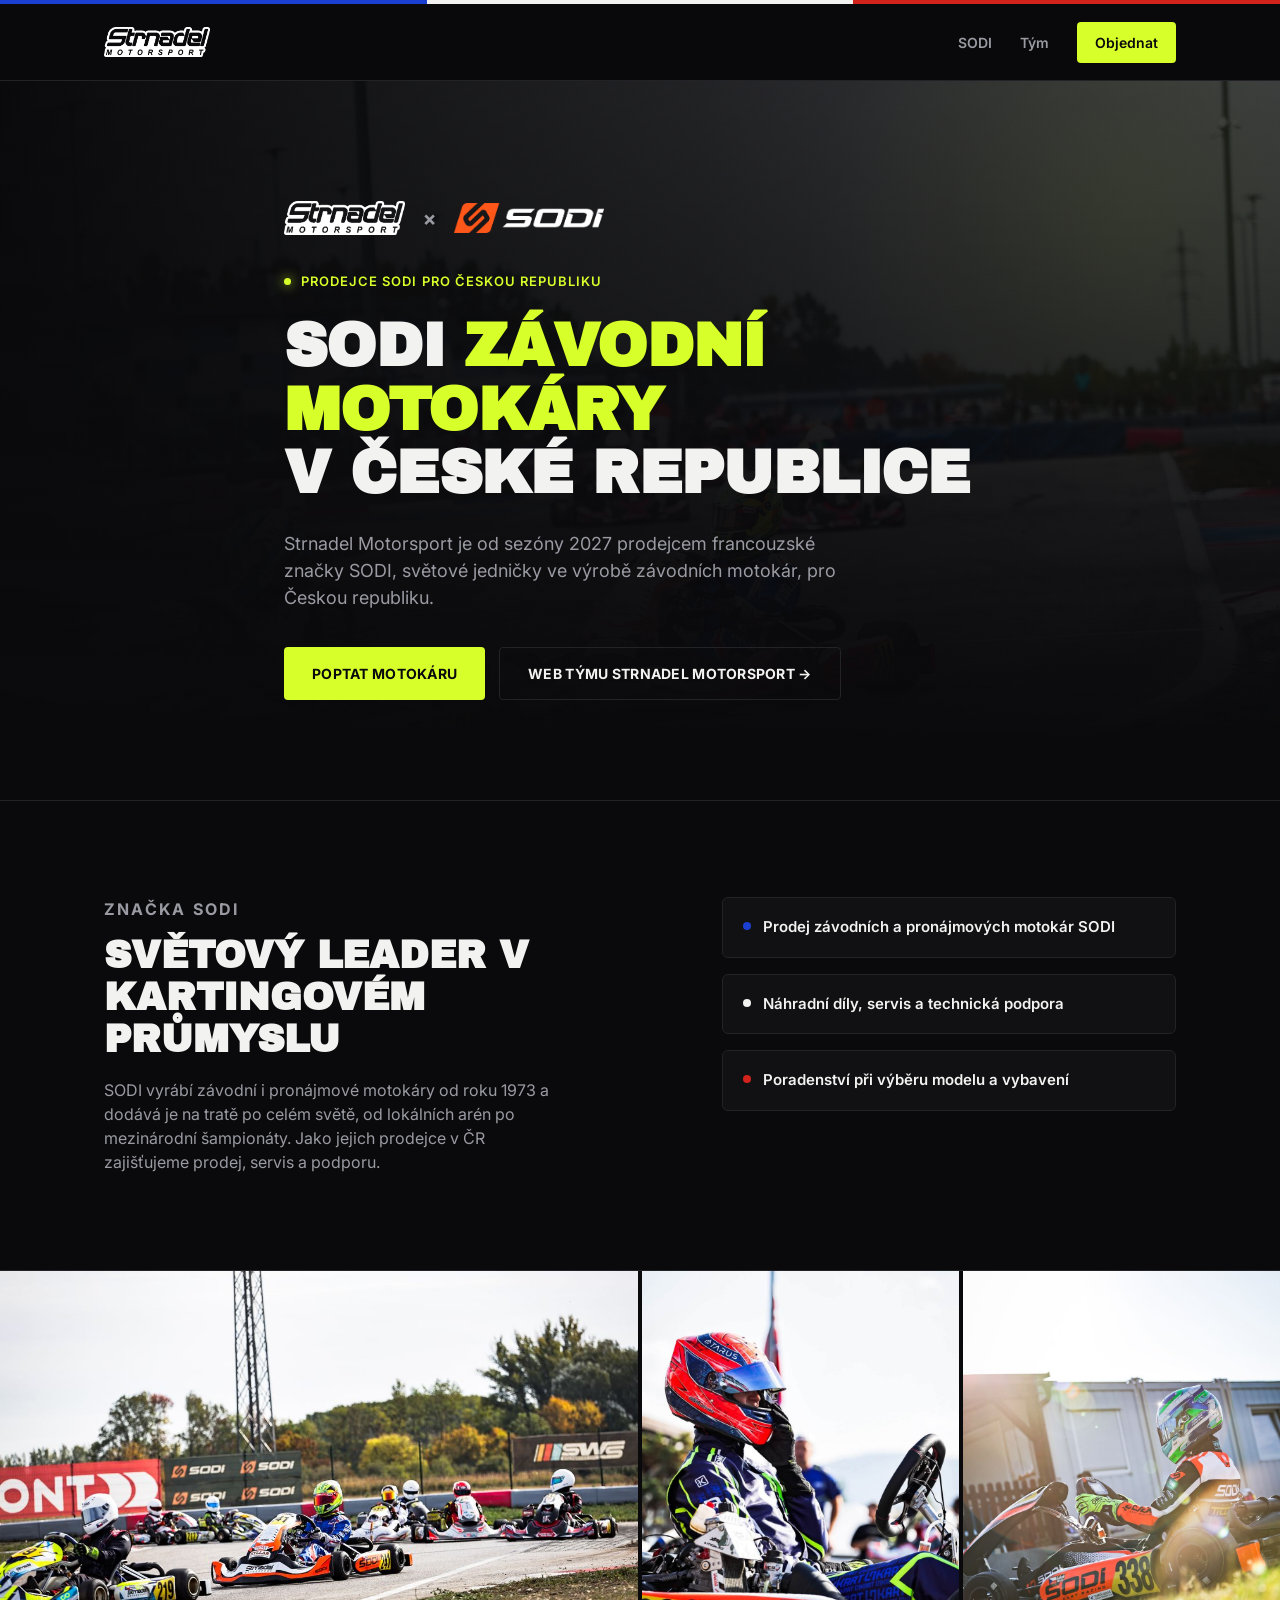
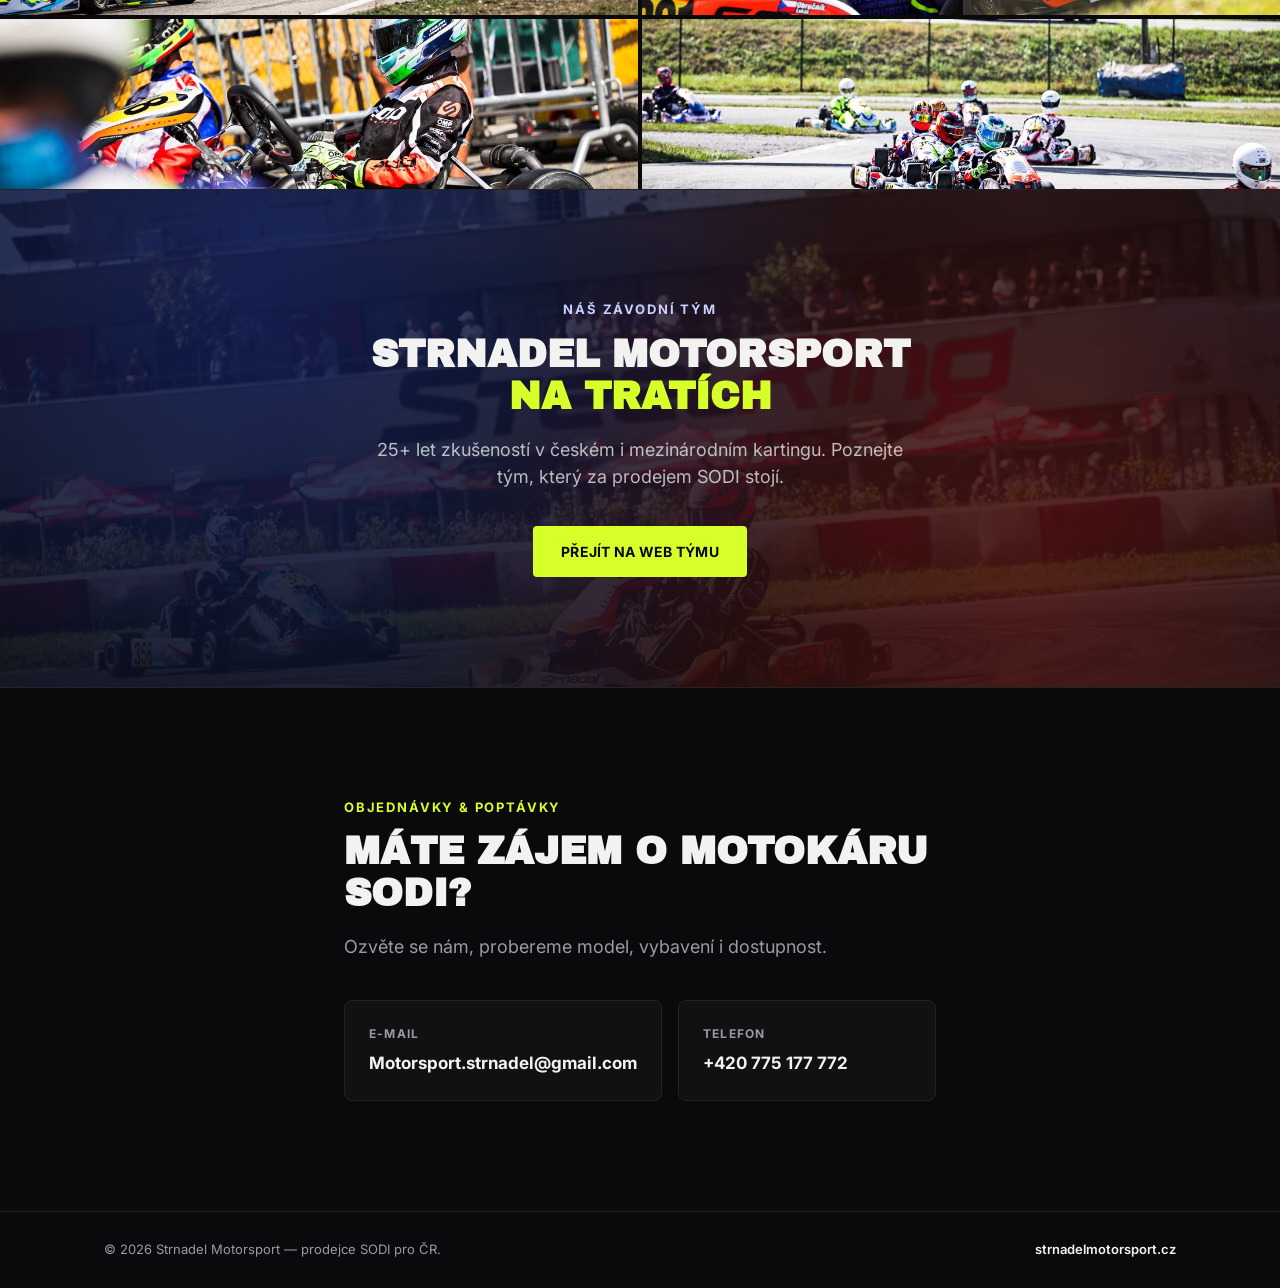
<file: index.html>
<!DOCTYPE html>
<html lang="cs">
<head>
<meta charset="UTF-8">
<meta name="viewport" content="width=device-width, initial-scale=1.0">
<title>SODI motokáry ČR | Prodejce SODI – Strnadel Motorsport</title>
<meta name="description" content="Závodní motokáry SODI v Česku: prodej, náhradní díly a servis. Strnadel Motorsport je prodejcem SODI Kart Racing pro ČR.">
<meta name="robots" content="index, follow">
<meta name="theme-color" content="#0a0a0c">
<link rel="canonical" href="https://sodi.cz/">

<meta property="og:type" content="website">
<meta property="og:locale" content="cs_CZ">
<meta property="og:site_name" content="Strnadel Motorsport × SODI">
<meta property="og:url" content="https://sodi.cz/">
<meta property="og:title" content="SODI motokáry ČR | Prodejce SODI – Strnadel Motorsport">
<meta property="og:description" content="Závodní motokáry SODI v Česku: prodej, náhradní díly a servis. Strnadel Motorsport je prodejcem SODI Kart Racing pro ČR.">
<meta property="og:image" content="https://sodi.cz/assets/og-image.jpg">
<meta property="og:image:width" content="1200">
<meta property="og:image:height" content="630">
<meta property="og:image:alt" content="Strnadel Motorsport × SODI – prodejce SODI pro ČR">

<meta name="twitter:card" content="summary_large_image">
<meta name="twitter:title" content="SODI motokáry ČR | Prodejce SODI – Strnadel Motorsport">
<meta name="twitter:description" content="Závodní motokáry SODI v Česku: prodej, náhradní díly a servis. Strnadel Motorsport je prodejcem SODI Kart Racing pro ČR.">
<meta name="twitter:image" content="https://sodi.cz/assets/og-image.jpg">

<link rel="icon" type="image/png" sizes="48x48" href="/favicon-48.png">
<link rel="apple-touch-icon" sizes="180x180" href="/apple-touch-icon.png">
<link rel="preconnect" href="https://fonts.googleapis.com">
<link rel="preconnect" href="https://fonts.gstatic.com" crossorigin>
<link href="https://fonts.googleapis.com/css2?family=Archivo+Black&family=Inter:wght@400;500;600;700;800&display=swap" rel="stylesheet">
<link rel="stylesheet" href="style.css?v=2">
<script type="application/ld+json">
{
  "@context": "https://schema.org",
  "@graph": [
    {
      "@type": "WebSite",
      "@id": "https://sodi.cz/#website",
      "url": "https://sodi.cz/",
      "name": "SODI motokáry ČR",
      "inLanguage": "cs-CZ",
      "publisher": { "@id": "https://strnadelmotorsport.cz/#sodi" }
    },
    {
      "@type": "AutomotiveBusiness",
      "@id": "https://strnadelmotorsport.cz/#sodi",
      "name": "Strnadel Motorsport – prodejce SODI pro ČR",
      "alternateName": "Strnadel Motorsport × SODI",
      "description": "Prodej, náhradní díly a servis závodních motokár SODI Kart Racing v České republice.",
      "url": "https://sodi.cz/",
      "logo": "https://sodi.cz/apple-touch-icon.png",
      "image": "https://sodi.cz/assets/og-image.jpg",
      "email": "Motorsport.strnadel@gmail.com",
      "telephone": "+420775177772",
      "address": { "@type": "PostalAddress", "addressCountry": "CZ" },
      "areaServed": { "@type": "Country", "name": "Česká republika" },
      "brand": { "@type": "Brand", "name": "SODI" },
      "parentOrganization": { "@id": "https://strnadelmotorsport.cz/#tym" },
      "sameAs": [
        "https://strnadelmotorsport.cz/",
        "https://www.instagram.com/strnadelmotorsport/",
        "https://www.facebook.com/p/Motorsport-Strnadel-100067773919892/"
      ]
    }
  ]
}
</script>
</head>
<body>

<div class="stripe-top" aria-hidden="true"></div>

<header class="site-header">
  <div class="wrap header-inner">
    <a href="#top" class="logo"><img src="assets/strnadel-logo.png" alt="Strnadel Motorsport" width="791" height="223"></a>
    <nav class="nav">
      <a href="#sodi">SODI</a>
      <a href="#tym">Tým</a>
      <a href="#kontakt" class="nav-cta">Objednat</a>
    </nav>
  </div>
</header>

<main id="top">

  <!-- HERO -->
  <section class="hero">
    <div class="wrap hero-inner">
      <div class="brand-lockup">
        <img src="assets/strnadel-logo.png" alt="Strnadel Motorsport" class="brand-logo brand-logo--strnadel" width="791" height="223">
        <span class="brand-x" aria-hidden="true">×</span>
        <img src="assets/sodi-logo-white.png" alt="SODI" class="brand-logo brand-logo--sodi" width="737" height="147">
      </div>
      <p class="eyebrow"><span class="dot"></span>Prodejce SODI pro Českou republiku</p>
      <h1>SODI <span class="accent">ZÁVODNÍ MOTOKÁRY</span> <br>V ČESKÉ REPUBLICE</h1>
      <p class="lead">Strnadel Motorsport je od sezóny 2027 prodejcem francouzské značky SODI, světové jedničky ve výrobě závodních motokár, pro Českou republiku.</p>
      <div class="hero-actions">
        <a href="#kontakt" class="btn btn-primary">Poptat motokáru</a>
        <a href="https://strnadelmotorsport.cz/" target="_blank" rel="noopener" class="btn btn-ghost">Web týmu Strnadel&nbsp;Motorsport&nbsp;→</a>
      </div>
    </div>
    <img src="assets/photos/hero.jpg" alt="" class="hero-bg" width="1920" height="1280" fetchpriority="high">
    <div class="hero-glow" aria-hidden="true"></div>
  </section>

  <!-- SODI -->
  <section id="sodi" class="sodi">
    <div class="wrap">
      <div class="sodi-grid">
        <div class="sodi-text">
          <p class="kicker">Značka SODI</p>
          <h2>Světový leader v kartingovém průmyslu</h2>
          <p>SODI vyrábí závodní i pronájmové motokáry od roku 1973 a dodává je na tratě po celém světě, od lokálních arén po mezinárodní šampionáty. Jako jejich prodejce v ČR zajišťujeme prodej, servis a podporu.</p>
        </div>
        <ul class="sodi-points">
          <li>Prodej závodních a pronájmových motokár SODI</li>
          <li>Náhradní díly, servis a technická podpora</li>
          <li>Poradenství při výběru modelu a vybavení</li>
        </ul>
      </div>
    </div>
  </section>

  <!-- GALLERY -->
  <section class="gallery">
    <div class="gallery-grid">
      <img src="assets/photos/gallery-5.jpg" alt="Kart SODI se znakem Strnadel Motorsport na trati" loading="lazy" width="1100" height="733">
      <img src="assets/photos/gallery-1.jpg" alt="Jezdec si nasazuje přilbu před závodem" loading="lazy" width="900" height="1349">
      <img src="assets/photos/gallery-2.jpg" alt="Jezdec SODI Kart Racing na startu" loading="lazy" width="900" height="1350">
      <img src="assets/photos/gallery-3.jpg" alt="Jezdec SODI Kart Racing v boxech" loading="lazy" width="1100" height="733">
      <img src="assets/photos/gallery-4.jpg" alt="Závodní pole motokár na trati" loading="lazy" width="1100" height="733">
    </div>
  </section>

  <!-- TEAM LINK -->
  <section id="tym" class="team">
    <img src="assets/photos/team-bg.jpg" alt="" class="team-bg" loading="lazy" width="1920" height="1280">
    <div class="wrap team-inner">
      <p class="kicker light">Náš závodní tým</p>
      <h2>Strnadel Motorsport <span class="accent">na tratích</span></h2>
      <p class="lead light">25+ let zkušeností v českém i mezinárodním kartingu. Poznejte tým, který za prodejem SODI stojí.</p>
      <a href="https://strnadelmotorsport.cz/" target="_blank" rel="noopener" class="btn btn-primary">Přejít na web týmu</a>
    </div>
  </section>

  <!-- CONTACT -->
  <section id="kontakt" class="contact">
    <div class="wrap contact-inner">
      <p class="kicker">Objednávky &amp; poptávky</p>
      <h2>Máte zájem o motokáru SODI?</h2>
      <p class="lead">Ozvěte se nám, probereme model, vybavení i dostupnost.</p>
      <div class="contact-cards">
        <a href="mailto:Motorsport.strnadel@gmail.com" class="contact-card">
          <span class="contact-label">E-mail</span>
          <span class="contact-value">Motorsport.strnadel@gmail.com</span>
        </a>
        <a href="tel:+420775177772" class="contact-card">
          <span class="contact-label">Telefon</span>
          <span class="contact-value">+420 775 177 772</span>
        </a>
      </div>
    </div>
  </section>

</main>

<footer class="site-footer">
  <div class="wrap footer-inner">
    <p>© <span id="year">2026</span> Strnadel Motorsport — prodejce SODI pro ČR.</p>
    <a href="https://strnadelmotorsport.cz/" target="_blank" rel="noopener">strnadelmotorsport.cz</a>
  </div>
</footer>

<script>document.getElementById('year').textContent = new Date().getFullYear();</script>
</body>
</html>
</file>
<file: style.css>
:root{
  --bg:#0a0a0c;
  --bg-raised:#111114;
  --line:#232327;
  --text:#f2f2f0;
  --text-dim:#9a9aa3;
  --accent:#d7ff2a;
  --blue:#1b3fd1;
  --white:#f2f2f0;
  --red:#d1231b;
  --font-display:'Archivo Black', Arial, sans-serif;
  --font-body:'Inter', -apple-system, BlinkMacSystemFont, sans-serif;
  --wrap:1120px;
}

*{box-sizing:border-box; margin:0; padding:0;}

html{scroll-behavior:smooth;}

body{
  background:var(--bg);
  color:var(--text);
  font-family:var(--font-body);
  line-height:1.5;
  -webkit-font-smoothing:antialiased;
}

.wrap{
  max-width:var(--wrap);
  margin:0 auto;
  padding:0 24px;
}

a{color:inherit; text-decoration:none;}

ul{list-style:none;}

/* stripe accent, nod to SODI blue/white/red */
.stripe-top{
  height:4px;
  width:100%;
  background:linear-gradient(90deg, var(--blue) 0 33.33%, var(--white) 33.33% 66.66%, var(--red) 66.66% 100%);
}

/* header */
.site-header{
  position:sticky;
  top:0;
  z-index:50;
  background:rgba(10,10,12,.82);
  backdrop-filter:blur(10px);
  border-bottom:1px solid var(--line);
}

.header-inner{
  display:flex;
  align-items:center;
  justify-content:space-between;
  height:76px;
}

.logo{
  display:flex;
  align-items:center;
}

.logo img{
  height:30px;
  width:auto;
  display:block;
}

.nav{
  display:flex;
  align-items:center;
  gap:28px;
  font-size:14px;
  font-weight:600;
}

.nav a{color:var(--text-dim); transition:color .15s;}
.nav a:hover{color:var(--text);}

.nav-cta{
  background:var(--accent);
  color:#0a0a0c !important;
  padding:10px 18px;
  border-radius:4px;
}
.nav-cta:hover{color:#0a0a0c !important; opacity:.9;}

/* hero */
.hero{
  position:relative;
  padding:120px 0 100px;
  overflow:hidden;
  border-bottom:1px solid var(--line);
}

.hero-inner{position:relative; z-index:2; max-width:760px;}

.hero-bg{
  position:absolute;
  inset:0;
  width:100%;
  height:100%;
  object-fit:cover;
  z-index:0;
  opacity:.4;
}

.hero::after{
  content:"";
  position:absolute;
  inset:0;
  z-index:1;
  background:
    linear-gradient(180deg, rgba(10,10,12,.35) 0%, var(--bg) 92%),
    linear-gradient(90deg, var(--bg) 0%, rgba(10,10,12,.55) 55%, transparent 100%);
}

.brand-lockup{
  display:flex;
  align-items:center;
  gap:18px;
  margin-bottom:32px;
}

.brand-logo{display:block; height:34px; width:auto;}

.brand-x{
  font-family:var(--font-display);
  font-size:20px;
  color:var(--text-dim);
}

.brand-logo--sodi{height:30px;}

.eyebrow{
  display:inline-flex;
  align-items:center;
  gap:10px;
  font-size:13px;
  font-weight:600;
  letter-spacing:.08em;
  text-transform:uppercase;
  color:var(--accent);
  margin-bottom:24px;
}

.dot{
  width:7px; height:7px;
  border-radius:50%;
  background:var(--accent);
  box-shadow:0 0 12px var(--accent);
}

.hero h1{
  font-family:var(--font-display);
  font-size:clamp(34px, 6vw, 60px);
  line-height:1.06;
  letter-spacing:-.01em;
  text-transform:uppercase;
  margin-bottom:24px;
}

.accent{color:var(--accent);}

.lead{
  font-size:18px;
  color:var(--text-dim);
  max-width:560px;
  margin-bottom:36px;
}

.lead.light{color:rgba(242,242,240,.75);}

.hero-actions{
  display:flex;
  flex-wrap:wrap;
  gap:14px;
}

.btn{
  display:inline-flex;
  align-items:center;
  justify-content:center;
  padding:15px 28px;
  border-radius:4px;
  font-weight:700;
  font-size:14px;
  letter-spacing:.02em;
  text-transform:uppercase;
  transition:transform .15s, opacity .15s;
}

.btn:hover{transform:translateY(-2px);}

.btn-primary{
  background:var(--accent);
  color:#0a0a0c;
}

.btn-ghost{
  border:1px solid var(--line);
  color:var(--text);
}
.btn-ghost:hover{border-color:var(--text-dim);}

.hero-glow{
  position:absolute;
  top:-180px; right:-160px;
  width:640px; height:640px;
  background:radial-gradient(circle, rgba(215,255,42,.14), transparent 70%);
  z-index:1;
  pointer-events:none;
}

/* kickers / headings shared */
.kicker{
  font-size:13px;
  font-weight:700;
  letter-spacing:.14em;
  text-transform:uppercase;
  color:var(--accent);
  margin-bottom:14px;
}
.kicker.light{color:#c9d2ff;}

h2{
  font-family:var(--font-display);
  font-size:clamp(26px, 4vw, 38px);
  text-transform:uppercase;
  line-height:1.1;
  margin-bottom:18px;
}

/* sodi section */
.sodi{
  padding:96px 0;
  border-bottom:1px solid var(--line);
}

.sodi-grid{
  display:grid;
  grid-template-columns:1.1fr .9fr;
  gap:64px;
  align-items:start;
}

.sodi-text p{
  color:var(--text-dim);
  font-size:16px;
  max-width:46ch;
}

.sodi-points{
  display:flex;
  flex-direction:column;
  gap:16px;
}

.sodi-points li{
  display:flex;
  align-items:flex-start;
  gap:12px;
  padding:18px 20px;
  background:var(--bg-raised);
  border:1px solid var(--line);
  border-radius:6px;
  font-weight:600;
  font-size:15px;
}

.sodi-points li::before{
  content:"";
  width:8px; height:8px;
  margin-top:6px;
  flex:0 0 auto;
  border-radius:50%;
  background:var(--blue);
}

.sodi-points li:nth-child(2)::before{background:var(--white);}
.sodi-points li:nth-child(3)::before{background:var(--red);}

/* gallery */
.gallery{
  border-bottom:1px solid var(--line);
}

.gallery-grid{
  display:grid;
  grid-template-columns:repeat(4, 1fr);
  grid-auto-rows:170px;
  gap:4px;
}

.gallery-grid img{
  width:100%;
  height:100%;
  object-fit:cover;
  display:block;
}

.gallery-grid img:nth-child(1){grid-column:span 2; grid-row:span 2;}
.gallery-grid img:nth-child(2){grid-column:span 1; grid-row:span 2;}
.gallery-grid img:nth-child(3){grid-column:span 1; grid-row:span 2;}
.gallery-grid img:nth-child(4){grid-column:span 2; grid-row:span 1;}
.gallery-grid img:nth-child(5){grid-column:span 2; grid-row:span 1;}

/* team section */
.team{
  position:relative;
  padding:110px 0;
  text-align:center;
  overflow:hidden;
  border-bottom:1px solid var(--line);
}

.team-bg{
  position:absolute;
  inset:0;
  width:100%;
  height:100%;
  object-fit:cover;
  z-index:0;
  opacity:.5;
}

.team::before{
  content:"";
  position:absolute;
  inset:0;
  z-index:1;
  background:
    radial-gradient(circle at 20% 20%, rgba(27,63,209,.32), transparent 55%),
    radial-gradient(circle at 80% 80%, rgba(209,35,27,.28), transparent 55%),
    linear-gradient(180deg, rgba(10,10,12,.55), rgba(10,10,12,.82));
}

.team-inner{
  position:relative;
  z-index:2;
  max-width:640px;
  margin:0 auto;
  display:flex;
  flex-direction:column;
  align-items:center;
}

.team .lead{margin-left:auto; margin-right:auto;}

/* contact */
.contact{padding:110px 0;}

.contact-inner{max-width:640px;}

.contact-cards{
  display:grid;
  grid-template-columns:1fr 1fr;
  gap:16px;
  margin-top:40px;
}

.contact-card{
  display:flex;
  flex-direction:column;
  gap:8px;
  padding:24px;
  background:var(--bg-raised);
  border:1px solid var(--line);
  border-radius:8px;
  transition:border-color .15s, transform .15s;
}

.contact-card:hover{
  border-color:var(--accent);
  transform:translateY(-2px);
}

.contact-label{
  font-size:12px;
  font-weight:700;
  letter-spacing:.1em;
  text-transform:uppercase;
  color:var(--text-dim);
}

.contact-value{
  font-size:17px;
  font-weight:700;
}

/* footer */
.site-footer{
  border-top:1px solid var(--line);
  padding:28px 0;
}

.footer-inner{
  display:flex;
  flex-wrap:wrap;
  gap:12px;
  justify-content:space-between;
  font-size:13px;
  color:var(--text-dim);
}

.footer-inner a{font-weight:600; color:var(--text);}

@media (max-width:760px){
  .nav{gap:16px;}
  .nav a:not(.nav-cta){display:none;}
  .sodi-grid{grid-template-columns:1fr; gap:36px;}
  .contact-cards{grid-template-columns:1fr;}
  .hero{padding:72px 0 56px;}
  .gallery-grid{grid-template-columns:repeat(2, 1fr); grid-auto-rows:140px;}
  .gallery-grid img:nth-child(1){grid-column:span 2; grid-row:span 1;}
  .gallery-grid img:nth-child(2){grid-column:span 1; grid-row:span 2;}
  .gallery-grid img:nth-child(3){grid-column:span 1; grid-row:span 2;}
  .gallery-grid img:nth-child(4){grid-column:span 2; grid-row:span 1;}
  .gallery-grid img:nth-child(5){grid-column:span 2; grid-row:span 1;}
  .sodi{padding:64px 0;}
  .team{padding:72px 0;}
  .contact{padding:72px 0;}
}

@media (max-width:480px){
  .header-inner{height:64px;}
  .logo img{height:24px;}
  .nav-cta{padding:9px 14px; font-size:13px;}
  .brand-lockup{gap:12px; margin-bottom:24px;}
  .brand-logo{height:26px;}
  .brand-logo--sodi{height:23px;}
  .hero-actions{flex-direction:column; align-items:stretch;}
  .btn{width:100%; padding:16px 20px;}
  .sodi-points li{padding:16px;}
  .team-inner .btn{width:100%; max-width:320px;}
}
</file>
